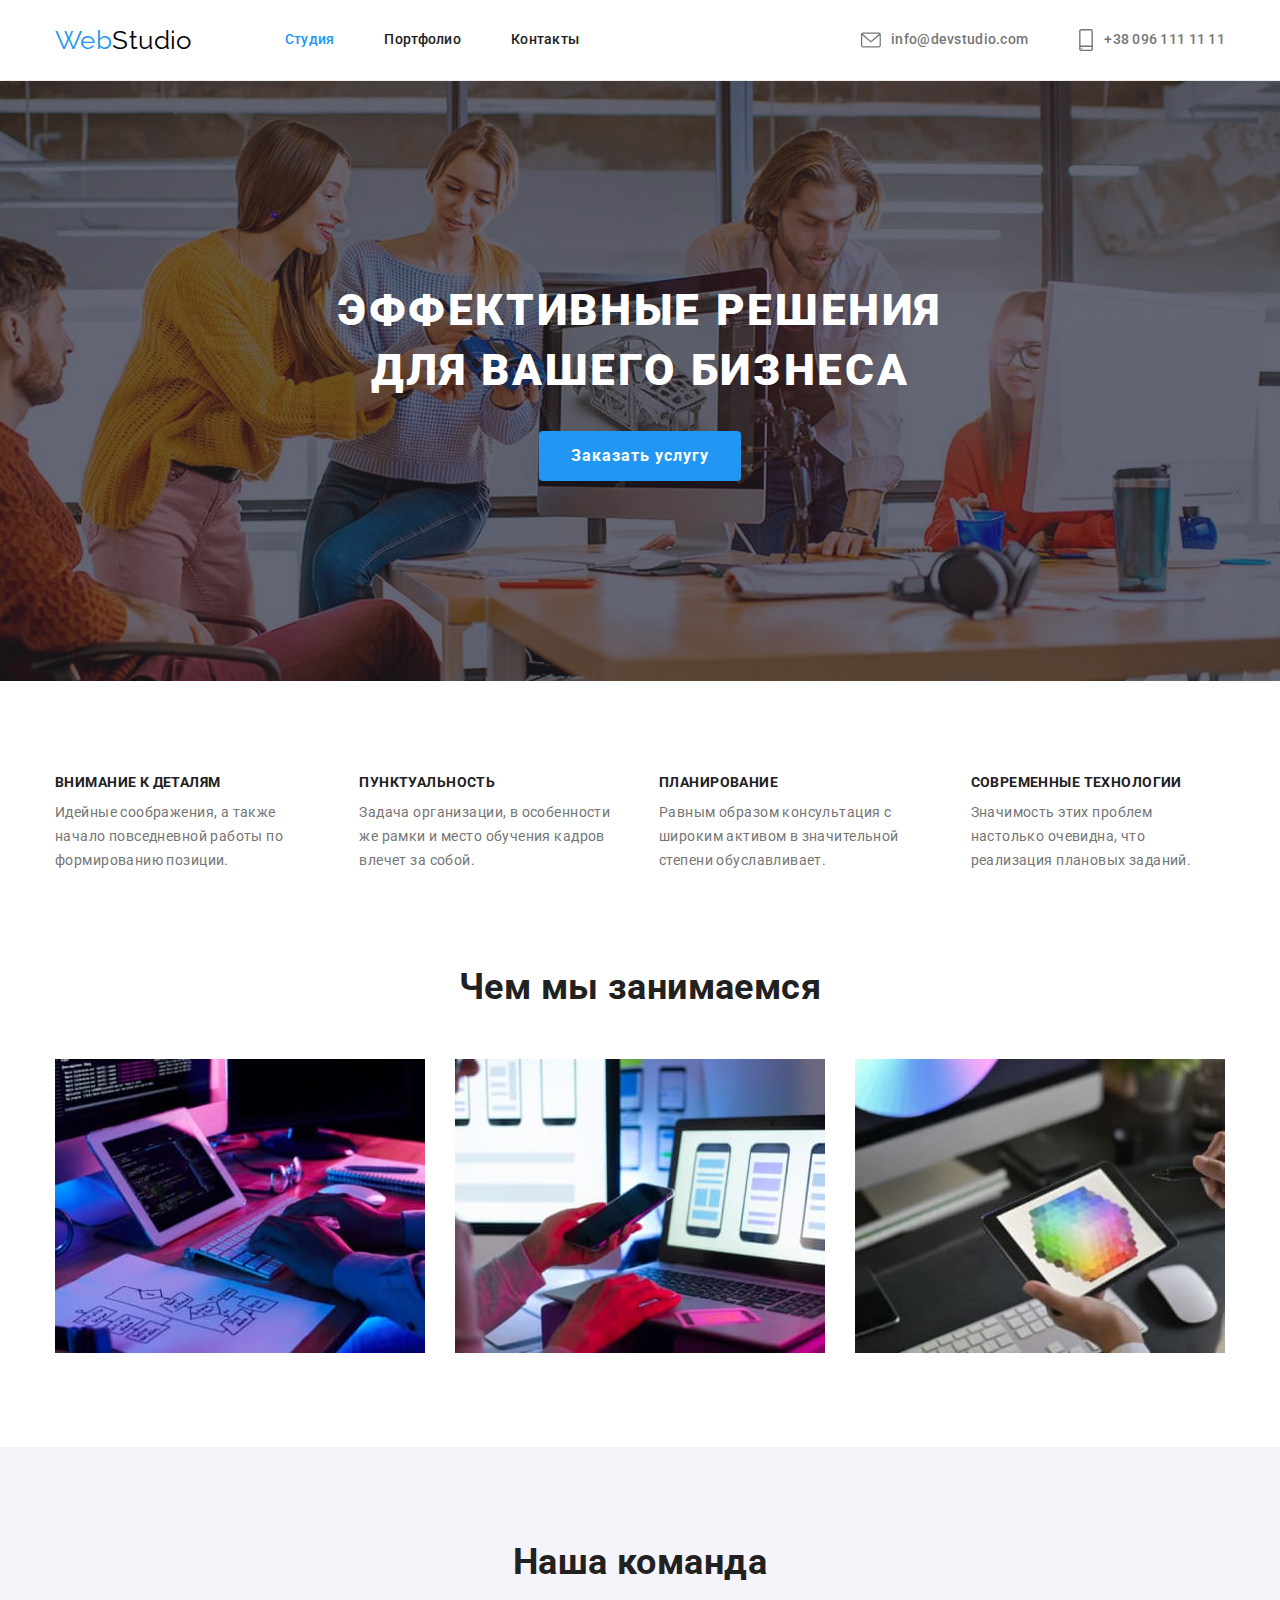
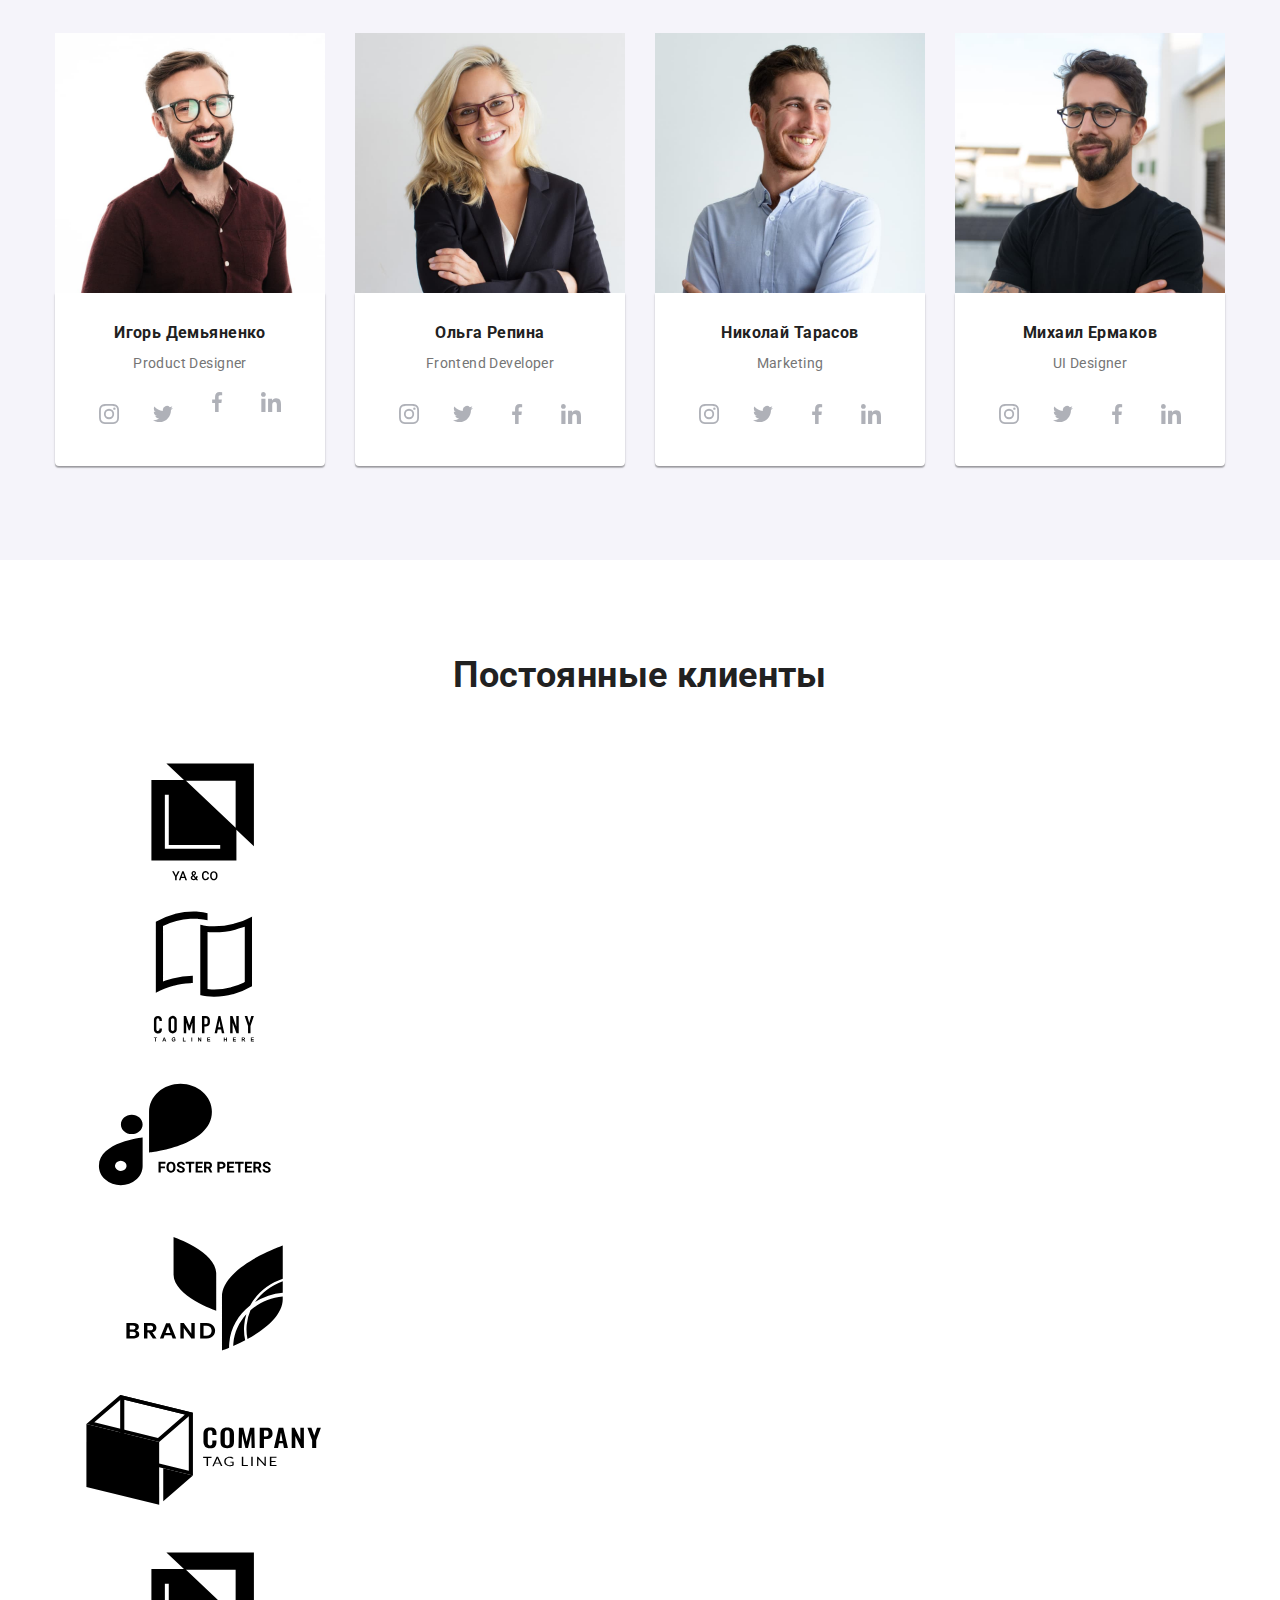
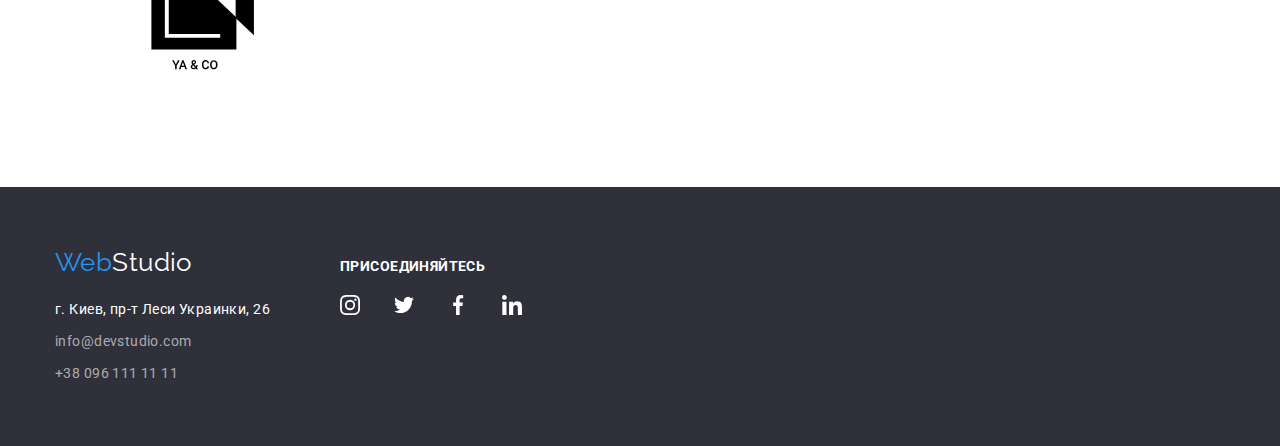
<file: index.html>
<!DOCTYPE html>
<html lang="ru">
  <head>
    <meta charset="UTF-8" />
    <meta http-equiv="X-UA-Compatible" content="IE=edge" />
    <meta name="viewport" content="width=device-width, initial-scale=1.0" />
    <title>Студия</title>
    <link rel="preconnect" href="https://fonts.googleapis.com" />
    <link rel="preconnect" href="https://fonts.gstatic.com" crossorigin />
    <link
      href="https://fonts.googleapis.com/css2?family=Raleway:wght@700&family=Roboto:wght@400;500;700;900&display=swap"
      rel="stylesheet"
    />
    <link
      rel="stylesheet"
      href="https://cdnjs.cloudflare.com/ajax/libs/modern-normalize/1.1.0/modern-normalize.css"
    />
    <link rel="stylesheet" href="./css/styles.css" />
  </head>
  <body>
    <!-- Шапка сайта -->
    <header class="page-header">
      <div class="container header-container">
        <nav class="header-nav">
          <a href="./index.html" class="logo link"
            >Web<span class="logo-part">Studio</span></a
          >
          <ul class="site-nav list">
            <li class="item"><a href="" class="link current">Студия</a></li>
            <li class="item">
              <a href="./portfolio.html" class="link">Портфолио</a>
            </li>
            <li class="item"><a href="" class="link">Контакты</a></li>
          </ul>
        </nav>
        <ul class="contact-nav list">
          <li class="item icon-item-header">
            <a href="mailto:info@devstudio.com" class="link">
              <svg class="icon-header" width="20" height="16">
                <use href="./images/sprite.svg#icon-envelope"></use>
              </svg>
              info@devstudio.com
            </a>
          </li>
          <li class="item icon-item-header">
            <a href="tel:+380961111111" class="link">
              <svg class="icon-header" width="16" height="22">
                <use href="./images/sprite.svg#icon-smartphone"></use>
              </svg>
              +38 096 111 11 11</a
            >
          </li>
        </ul>
      </div>
    </header>

    <main>
      <!-- Представление - hero -->
      <section class="hero">
        <div class="overlay">
          <h1 class="hero-title">
            Эффективные решения <br />для вашего бизнеса
          </h1>
          <button type="button" class="button primary">Заказать услугу</button>
        </div>
      </section>

      <!-- Особенности - feature -->
      <section class="section">
        <div class="container">
          <h2 class="section-title visually-hidden">Особенности</h2>
          <ul class="list feature-list">
            <li class="feature-item icon-antenna">
              <h3 class="title">Внимание к деталям</h3>
              <p>
                Идейные соображения, а также начало повседневной работы по
                формированию позиции.
              </p>
            </li>
            <li class="feature-item icon-clock">
              <h3 class="title">Пунктуальность</h3>
              <p>
                Задача организации, в особенности же рамки и место обучения
                кадров влечет за собой.
              </p>
            </li>
            <li class="feature-item icon-diagram">
              <h3 class="title">Планирование</h3>
              <p>
                Равным образом консультация с широким активом в значительной
                степени обуславливает.
              </p>
            </li>
            <li class="feature-item icon-astronaut">
              <h3 class="title">Современные технологии</h3>
              <p>
                Значимость этих проблем настолько очевидна, что реализация
                плановых заданий.
              </p>
            </li>
          </ul>
        </div>
      </section>

      <!-- Чем мы занимаемся -->
      <section class="section work-section">
        <div class="container">
          <h2 class="section-title">Чем мы занимаемся</h2>
          <ul class="list work-list">
            <li class="work-item">
              <img
                src="./images/do1.jpg"
                alt="десктопные приложения"
                width="370"
              />
            </li>
            <li class="work-item">
              <img
                src="./images/do2.jpg"
                alt="мобильные приложения"
                width="370"
              />
            </li>
            <li class="work-item">
              <img
                src="./images/do3.jpg"
                alt="дизайнерские решения"
                width="370"
              />
            </li>
          </ul>
        </div>
      </section>

      <!-- Наша команда -->
      <section class="section team-section">
        <div class="container">
          <h2 class="section-title">Наша команда</h2>
          <ul class="list team-list">
            <li class="team-item">
              <img
                src="./images/team1.jpg"
                alt="фото Игоря Демьяненко"
                width="270"
              />
              <div class="team-box">
                <h3 class="title">Игорь Демьяненко</h3>
                <p lang="en">Product Designer</p>
                <ul class="icon-list-team">
                  <li class="icon-item-team">
                    <a href="/" class="link icon-link-footer">
                      <svg class="icon-team">
                        <use href="./images/sprite.svg#icon-instagram"></use>
                      </svg>
                    </a>
                  </li>
                  <li class="icon-item-team">
                    <a href="/" class="link icon-link-footer">
                      <svg class="icon-team">
                        <use href="./images/sprite.svg#icon-twitter"></use>
                      </svg>
                    </a>
                  </li>
                  <li class="icon-item-team">
                    <a href="/" class="link icon-link">
                      <svg class="icon-team">
                        <use href="./images/sprite.svg#icon-facebook"></use>
                      </svg>
                    </a>
                  </li>
                  <li class="icon-item-team">
                    <a href="/" class="link icon-link">
                      <svg class="icon-team">
                        <use href="./images/sprite.svg#icon-linkedin"></use>
                      </svg>
                    </a>
                  </li>
                </ul>
              </div>
            </li>
            <li class="team-item">
              <img
                src="./images/team2.jpg"
                alt="фото Ольги Репиной"
                width="270"
              />
              <div class="team-box">
                <h3 class="title">Ольга Репина</h3>
                <p lang="en">Frontend Developer</p>
                <ul class="icon-list-team">
                  <li class="icon-item-team">
                    <a href="/" class="link icon-link-footer">
                      <svg class="icon-team">
                        <use href="./images/sprite.svg#icon-instagram"></use>
                      </svg>
                    </a>
                  </li>
                  <li class="icon-item-team">
                    <a href="/" class="link icon-link-footer">
                      <svg class="icon-team">
                        <use href="./images/sprite.svg#icon-twitter"></use>
                      </svg>
                    </a>
                  </li>
                  <li class="icon-item-team">
                    <a href="/" class="link icon-link-footer">
                      <svg class="icon-team">
                        <use href="./images/sprite.svg#icon-facebook"></use>
                      </svg>
                    </a>
                  </li>
                  <li class="icon-item-team">
                    <a href="/" class="link icon-link-footer">
                      <svg class="icon-team">
                        <use href="./images/sprite.svg#icon-linkedin"></use>
                      </svg>
                    </a>
                  </li>
                </ul>
              </div>
            </li>
            <li class="team-item">
              <img
                src="./images/team3.jpg"
                alt="фото Николая Тарасова"
                width="270"
              />
              <div class="team-box">
                <h3 class="title">Николай Тарасов</h3>
                <p lang="en">Marketing</p>
                <ul class="icon-list-team">
                  <li class="icon-item-team">
                    <a href="/" class="link icon-link-footer">
                      <svg class="icon-team">
                        <use href="./images/sprite.svg#icon-instagram"></use>
                      </svg>
                    </a>
                  </li>
                  <li class="icon-item-team">
                    <a href="/" class="link icon-link-footer">
                      <svg class="icon-team">
                        <use href="./images/sprite.svg#icon-twitter"></use>
                      </svg>
                    </a>
                  </li>
                  <li class="icon-item-team">
                    <a href="/" class="link icon-link-footer">
                      <svg class="icon-team">
                        <use href="./images/sprite.svg#icon-facebook"></use>
                      </svg>
                    </a>
                  </li>
                  <li class="icon-item-team">
                    <a href="/" class="link icon-link-footer">
                      <svg class="icon-team">
                        <use href="./images/sprite.svg#icon-linkedin"></use>
                      </svg>
                    </a>
                  </li>
                </ul>
              </div>
            </li>
            <li class="team-item">
              <img
                src="./images/team4.jpg"
                alt="фото Михаила Ермакова"
                width="270"
              />
              <div class="team-box">
                <h3 class="title">Михаил Ермаков</h3>
                <p lang="en">UI Designer</p>
                <ul class="icon-list-team">
                  <li class="icon-item-team">
                    <a href="/" class="link icon-link-footer">
                      <svg class="icon-team">
                        <use href="./images/sprite.svg#icon-instagram"></use>
                      </svg>
                    </a>
                  </li>
                  <li class="icon-item-team">
                    <a href="/" class="link icon-link-footer">
                      <svg class="icon-team">
                        <use href="./images/sprite.svg#icon-twitter"></use>
                      </svg>
                    </a>
                  </li>
                  <li class="icon-item-team">
                    <a href="/" class="link icon-link-footer">
                      <svg class="icon-team">
                        <use href="./images/sprite.svg#icon-facebook"></use>
                      </svg>
                    </a>
                  </li>
                  <li class="icon-item-team">
                    <a href="/" class="link icon-link-footer">
                      <svg class="icon-team">
                        <use href="./images/sprite.svg#icon-linkedin"></use>
                      </svg>
                    </a>
                  </li>
                </ul>
              </div>
            </li>
          </ul>
        </div>
      </section>

      <!-- Постоянные клиенты -->
      <section class="section">
        <div class="container">
          <h1 class="section-title">Постоянные клиенты</h1>
          <ul class="icon-list-client">
            <li class="icon-item-client">
              <a width="106" height="60" href="/">
                <svg class="icon-client">
                  <use href="./images/sprite.svg#icon-logo1"></use>
                </svg>
              </a>
            </li>
            <li class="icon-item-client">
              <a width="106" height="60" href="/">
                <svg class="icon-client">
                  <use href="./images/sprite.svg#icon-logo2"></use>
                </svg>
              </a>
            </li>
            <li class="icon-item-client">
              <a width="106" height="60" href="/">
                <svg class="icon-client">
                  <use href="./images/sprite.svg#icon-logo3"></use>
                </svg>
              </a>
            </li>
            <li class="icon-item-client">
              <a width="106" height="60" href="/">
                <svg class="icon-client">
                  <use href="./images/sprite.svg#icon-logo4"></use>
                </svg>
              </a>
            </li>
            <li class="icon-item-client">
              <a width="106" height="60" href="/">
                <svg class="icon-client">
                  <use href="./images/sprite.svg#icon-logo5"></use>
                </svg>
              </a>
            </li>
            <li class="icon-item-client">
              <a width="106" height="60" href="/">
                <svg class="icon-client">
                  <use href="./images/sprite.svg#icon-logo6"></use>
                </svg>
              </a>
            </li>
          </ul>
        </div>
      </section>
    </main>

    <!-- подвал -->
    <footer class="page-footer">
      <div class="container container-footer">
        <div>
          <a href="/" class="logo link footer-logo"
            >Web<span class="logo-part">Studio</span></a
          >
          <address>
            <ul class="adress-list list">
              <li class="adress-item">
                <a href="" class="adress link"
                  >г. Киев, пр-т Леси Украинки, 26</a
                >
              </li>
              <li class="adress-item">
                <a href="mailto:info@devstudio.com" class="link mail-tel"
                  >info@devstudio.com</a
                >
              </li>
              <li class="adress-item">
                <a href="tel:+380961111111" class="link mail-tel"
                  >+38 096 111 11 11</a
                >
              </li>
            </ul>
          </address>
        </div>

        <div class="icon-container">
          <p>присоединяйтесь</p>
          <ul class="list icon-list-footer">
            <li class="icon-item-footer">
              <a href="/" class="link">
                <svg class="icon-footer">
                  <use href="./images/sprite.svg#icon-instagram"></use>
                </svg>
              </a>
            </li>
            <li class="icon-item-footer">
              <a href="/" class="link">
                <svg class="icon-footer">
                  <use href="./images/sprite.svg#icon-twitter"></use>
                </svg>
              </a>
            </li>
            <li class="icon-item-footer">
              <a href="/" class="link">
                <svg class="icon-footer">
                  <use href="./images/sprite.svg#icon-facebook"></use>
                </svg>
              </a>
            </li>
            <li class="icon-item-footer">
              <a href="/" class="link">
                <svg class="icon-footer">
                  <use href="./images/sprite.svg#icon-linkedin"></use>
                </svg>
              </a>
            </li>
          </ul>
        </div>
      </div>
    </footer>
  </body>
</html>
</file>
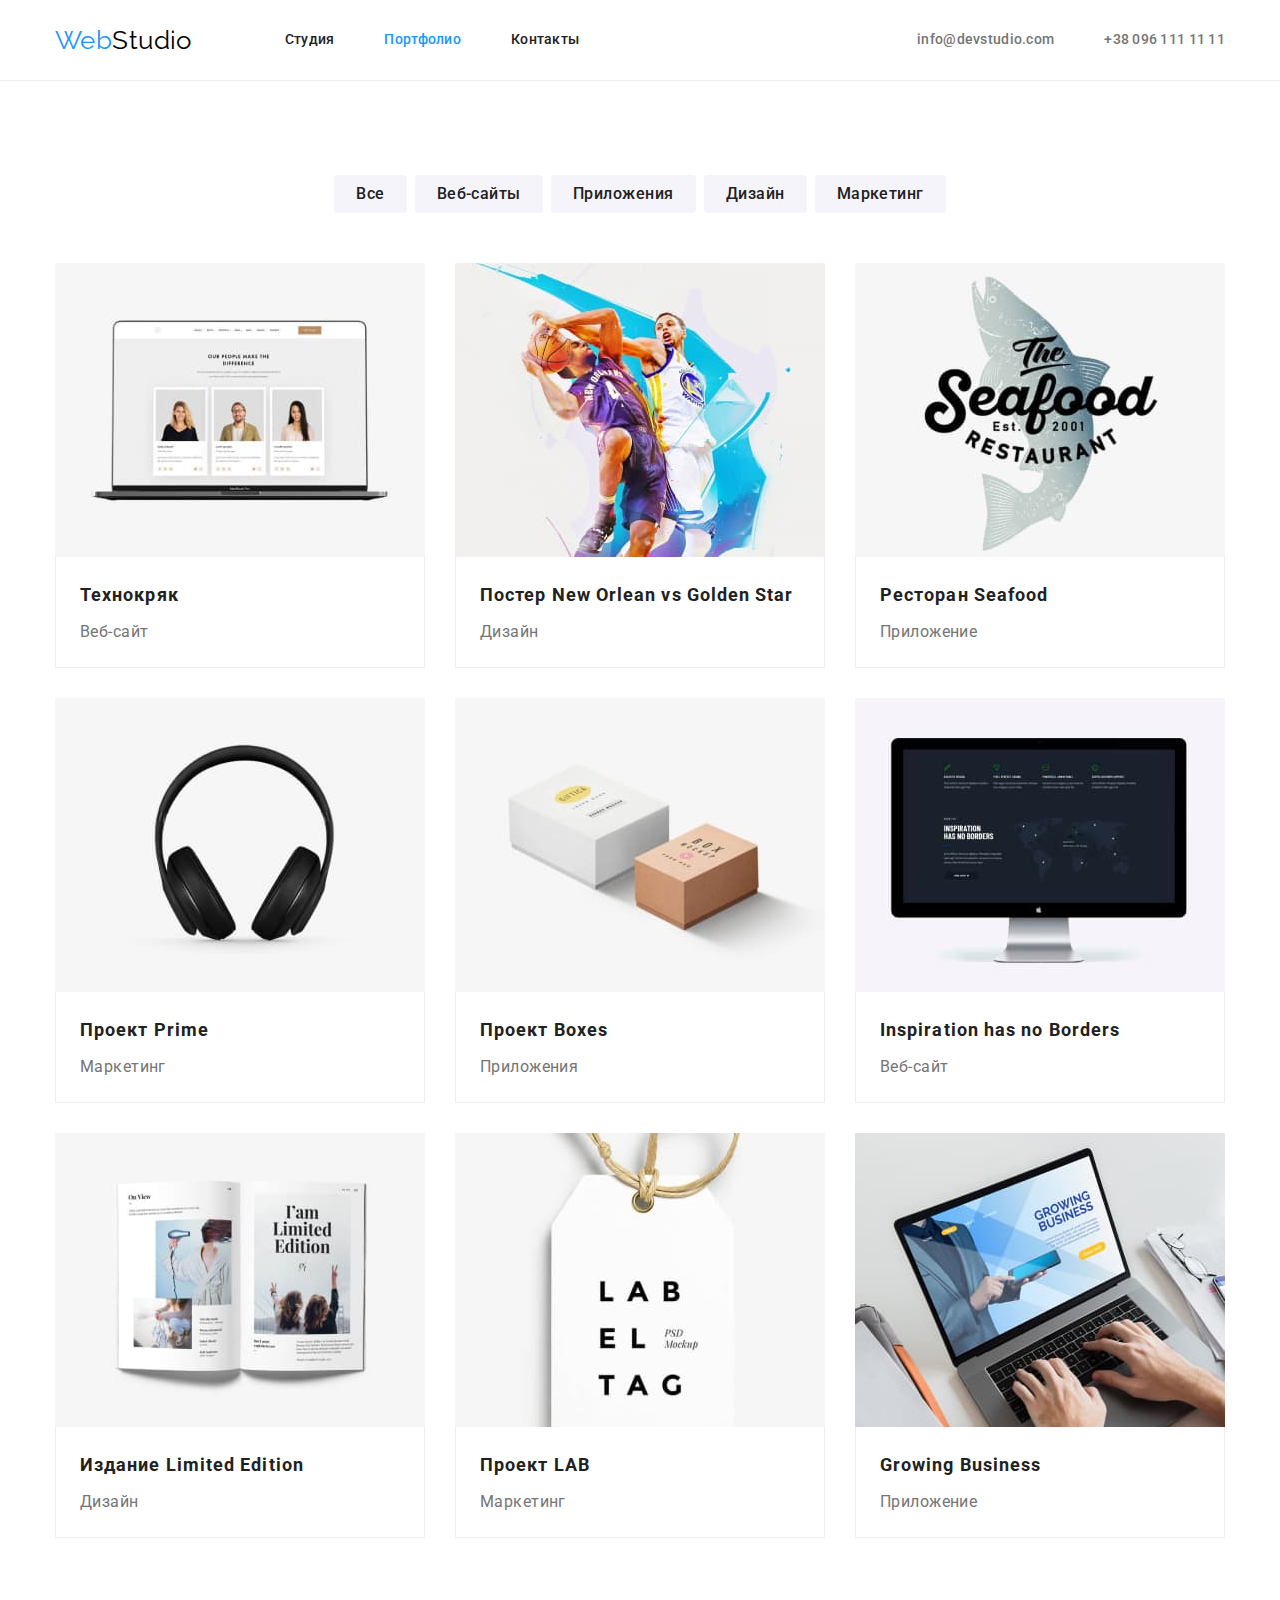
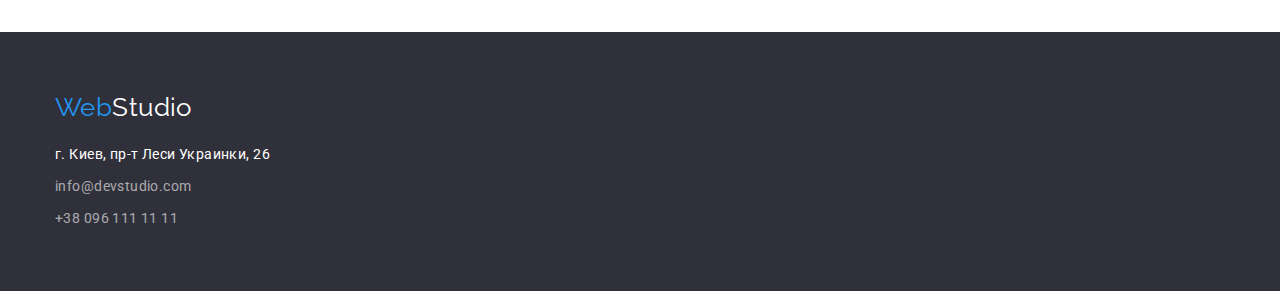
<file: portfolio.html>
<!DOCTYPE html>
<html lang="ru">
  <head>
    <meta charset="UTF-8" />
    <meta http-equiv="X-UA-Compatible" content="IE=edge" />
    <meta name="viewport" content="width=device-width, initial-scale=1.0" />
    <title>Портфолио</title>
    <link rel="preconnect" href="https://fonts.googleapis.com" />
    <link rel="preconnect" href="https://fonts.gstatic.com" crossorigin />
    <link
      href="https://fonts.googleapis.com/css2?family=Raleway:wght@700&family=Roboto:wght@400;500;700;900&display=swap"
      rel="stylesheet"
    />
    <link
      rel="stylesheet"
      href="https://cdnjs.cloudflare.com/ajax/libs/modern-normalize/1.1.0/modern-normalize.css"
    />
    <link rel="stylesheet" href="./css/styles.css" />
  </head>
  <body>
    <!-- Шапка сайта -->
    <header class="page-header">
      <div class="container header-container">
        <nav class="header-nav">
          <a href="./index.html" class="logo link"
            >Web<span class="logo-part">Studio</span></a
          >
          <ul class="site-nav list">
            <li class="item"><a href="" class="link">Студия</a></li>
            <li class="item">
              <a href="./portfolio.html" class="link current">Портфолио</a>
            </li>
            <li class="item"><a href="" class="link">Контакты</a></li>
          </ul>
        </nav>
        <ul class="contact-nav list">
          <li class="item">
            <a href="mailto:info@devstudio.com" class="link"
              >info@devstudio.com</a
            >
          </li>
          <li class="item">
            <a href="tel:+380961111111" class="link">+38 096 111 11 11</a>
          </li>
        </ul>
      </div>
    </header>

    <main>
      <section class="section">
        <div class="container">
          <h1 class="filter-title visually-hidden">Примеры проектов веб-студии</h1>
          <ul class="filter-list list">
            <li class="filter-item">
              <button type="button" class="button secondary">Все</button>
            </li>
            <li class="filter-item">
              <button type="button" class="button secondary">Веб-сайты</button>
            </li>
            <li class="filter-item">
              <button type="button" class="button secondary">Приложения</button>
            </li>
            <li class="filter-item">
              <button type="button" class="button secondary">Дизайн</button>
            </li>
            <li class="filter-item">
              <button type="button" class="button secondary">Маркетинг</button>
            </li>
          </ul>

          <ul class="examples-list list">
            <li class="examples-item">
              <a href="/">
                <img
                  src="./images/tehnokrak.jpg"
                  alt="фото первой страницы сайта"
                  width="370"
                />
                <div class="examples-box">
                  <h2 class="examples-title">Технокряк</h2>
                  <p class="examples-text">Веб-сайт</p>
                </div>
              </a>
            </li>
            <li class="examples-item">
              <a href="/">
                <img
                  src="./images/poster.jpg"
                  alt="фото двух баскетболистов"
                  width="370"
                />
                <div class="examples-box">
                  <h2 class="examples-title">
                    Постер <span lang="en">New Orlean vs Golden Star</span>
                  </h2>
                  <p class="examples-text">Дизайн</p>
                </div>
              </a>
            </li>
            <li class="examples-item">
              <a href="/">
                <img
                  src="./images/restoran.jpg"
                  alt="фото логотипа ресторана"
                  width="370"
                />
                <div class="examples-box">
                  <h2 class="examples-title">Ресторан Seafood</h2>
                  <p class="examples-text">Приложение</p>
                </div>
              </a>
            </li>
            <li class="examples-item">
              <a href="/">
                <img
                  src="./images/pr-prime.jpg"
                  alt="фото наушников"
                  width="370"
                />
                <div class="examples-box">
                  <h2 class="examples-title">
                    Проект <span lang="en">Prime</span>
                  </h2>
                  <p class="examples-text">Маркетинг</p>
                </div>
              </a>
            </li>
            <li class="examples-item">
              <a href="/">
                <img
                  src="./images/pr-boxes.jpg"
                  alt="фото двух коробок"
                  width="370"
                />
                <div class="examples-box">
                  <h2 class="examples-title">Проект Boxes</h2>
                  <p class="examples-text">Приложения</p>
                </div>
              </a>
            </li>
            <li class="examples-item">
              <a href="/">
                <img
                  src="./images/inspiration.jpg"
                  alt="фото монитора"
                  width="370"
                />
                <div class="examples-box">
                  <h2 class="examples-title">Inspiration has no Borders</h2>
                  <p class="examples-text">Веб-сайт</p>
                </div>
              </a>
            </li>
            <li class="examples-item">
              <a href="/">
                <img
                  src="./images/magazin.jpg"
                  alt="фото раскрытой книги"
                  width="370"
                />
                <div class="examples-box">
                  <h2 class="examples-title">Издание Limited Edition</h2>
                  <p class="examples-text">Дизайн</p>
                </div>
              </a>
            </li>
            <li class="examples-item">
              <a href="/">
                <img
                  src="./images/pr-lab.jpg"
                  alt="фото логотипа"
                  width="370"
                />
                <div class="examples-box">
                  <h2 class="examples-title">Проект LAB</h2>
                  <p class="examples-text">Маркетинг</p>
                </div>
              </a>
            </li>
            <li class="examples-item">
              <a href="/">
                <img src="./images/growing.jpg" alt="фото laptop" width="370" />
                <div class="examples-box">
                  <h2 class="examples-title">Growing Business</h2>
                  <p class="examples-text">Приложение</p>
                </div>
              </a>
            </li>
          </ul>
        </div>
      </section>
    </main>

    <!-- подвал -->
    <footer class="page-footer">
      <div class="container">
        <a href="/" class="logo link footer-logo"
          >Web<span class="logo-part">Studio</span></a
        >
        <address>
          <ul class="adress-list list">
            <li class="adress-item">
              <a href="" class="adress link">г. Киев, пр-т Леси Украинки, 26</a>
            </li>
            <li class="adress-item">
              <a href="mailto:info@devstudio.com" class="link mail-tel"
                >info@devstudio.com</a
              >
            </li>
            <li class="adress-item">
              <a href="tel:+380961111111" class="link mail-tel"
                >+38 096 111 11 11</a
              >
            </li>
          </ul>
        </address>
      </div>
    </footer>
  </body>
</html>
</file>
<file: css/styles.css>
/* палитра
основной цвет текста #757575;
заголовки #212121;
белый #FFFFFF;
акцент #2196F3;
 */
/* основной цвет фона FFFFFF
 вторичный цвет фона серый #F5F4FA
 темный #2F303A */
/* css var */
:root {
  --primery-text-color: #757575;
  --title-text-color: #212121;
  --acсent-text-color: #2196f3;
  --white-text-color: #ffffff;
  --contact-text-color: rgba(255, 255, 255, 0.6);
  --primary-background-color: #2196f3;
  --acсent-background-color: #188ce8;
  --secondary-background-color: #f5f4fa;
  --section-background-color: #2f303a;
  --border-color: #eeeeee;
}

body {
  background-color: FFFFFF;
  color: var(--primery-text-color);
  font-family: Roboto, sans-serif;
  font-size: 14px;
  line-height: 1.71;
  letter-spacing: 0.03em;
}
.logo {
  color: #2196f3;
  font-family: Raleway, arial;
  font-size: 26px;
  line-height: 1.19;
}
.page-header .logo-part {
  color: black;
}

.page-footer .logo-part {
  color: #ffffff;
}
.list {
  list-style: none;
}
a {
  text-decoration: none;
}
address {
  font-style: normal;
}
.container {
  width: 1200px;
  padding-left: 15px;
  padding-right: 15px;
  margin-left: auto;
  margin-right: auto;
  /* outline: 2px solid tomato; */
}
h1,
h2,
h3,
ul,
p {
  margin: 0;
  padding: 0;
}
ul{
  list-style: none;
}
img {
  display: block;
  max-width: 100%;
  height: auto;
}
.visually-hidden {
  position: absolute;
  width: 1px;
  height: 1px;
  margin: -1px;
  border: 0;
  padding: 0;

  white-space: nowrap;
  clip-path: inset(100%);
  clip: rect(0 0 0 0);
  overflow: hidden;
}
.title {
  color: var(--title-text-color);
}

/* ------section color------- */
/* .page-header{background-color: yellow;}
.hero{background-color: coral;}
.feature-list{background-color: darkgoldenrod;}
.work-list{background-color: darkorchid;} */

/* ----------------------header -----------------------*/
.page-header {
  border-bottom: 1px solid #ececec;
}

.header-container {
  display: flex;
  align-items: center;
}
.header-nav {
  display: flex;
  align-items: center;
}
.site-nav {
  display: flex;
  margin-left: 93px;
}
.icon-item-header {
  display: flex;
  align-items: center;
}

.icon-header {
  fill: currentColor;
}
/* если цвет иконки  currentColor, как у родятеля (как у ссылки), то цвет при ховере тоже наследуется*/
.contact-nav .link:hover,
.contact-nav .link:focus {
  color: var(--acсent-text-color);
}
/* .icon-envelope::before{
  content: '';
  height: 12px;
  width: 16px;
  margin-right: 10px;
  background-image: url(../images/envelope.svg);  
 }
 .icon-phone::before{
  content: '';
  height: 12px;
  margin-right: 10px;
  background-image: url(../images/smartphone.svg);  
  width: 10px;
  background-size: contain;
  background-repeat: no-repeat;
 } */

.site-nav .item:not(:last-child) {
  margin-right: 50px;
}
.contact-nav .item:not(:last-child) {
  margin-right: 50px;
}

/* .site-nav .item:last-child{
     margin-right: 0;
 } */

.site-nav .link {
  display: block;
  padding-top: 32px;
  padding-bottom: 32px;
  color: var(--title-text-color);
  font-weight: 500;
  font-size: 14px;
  line-height: 1.14;
  letter-spacing: 0.02em;
}
.site-nav .link.current {
  color: var(--acсent-text-color);
}
.site-nav .link:focus,
.site-nav .link:hover {
  color: var(--acсent-text-color);
}
.contact-nav .link {
  color: var(--primery-text-color);
  font-weight: 500;
  font-size: 14px;
  line-height: 1.14;
  letter-spacing: 0.02em;
}

.contact-nav {
  display: flex;
  margin-left: auto;
}
header svg {
  margin-right: 10px;
}
.icon-item-header .link {
  display: flex;
  align-items: center;
}

/* hero */
.hero {
  text-align: center;
  background-color: var(--section-background-color);
}
.hero-title {
  margin-bottom: 30px;
  color: var(--white-text-color);
  font-weight: 900;
  font-size: 44px;
  line-height: 1.36;
  /* text-align: center; */
  letter-spacing: 0.06em;
  text-transform: uppercase;
}
.overlay {
  max-width: 1600px;
  margin-left: auto;
  margin-right: auto;
  padding-top: 200px;
  padding-bottom: 200px;
  background-image: linear-gradient(
      rgba(47, 48, 58, 0.4),
      rgba(47, 48, 58, 0.4)
    ),
    url(../images/fon-min.jpg);
  background-repeat: no-repeat;
  background-size: cover;
  background-position: center;
}
/* section общее*/
.section-title {
  margin-bottom: 50px;
  color: var(--title-text-color);
  font-weight: 700;
  font-size: 36px;
  line-height: 1.17;
  text-align: center;
}
.section {
  padding-top: 94px;
  padding-bottom: 94px;
}

/* feature */

.feature-list {
  display: flex;
  /* justify-content: space-between; */
}
.feature-item {
  width: calc((100%-90px) / 4);
  margin-right: 30px;
}
.feature-item:nth-child(4n) {
  margin-right: 0;
}
.feature-icon-box{
  display: flex;
  align-items: center;
  justify-content: center;
  margin-bottom: 30px;
  width: 270px;
  height: 120px;
  background: #F5F4FA;
  border-radius: 4px; 
}
.feature-icon{
  width: 70px;
  height: 70px;
}
/* .feature-item::before {
  display: block;
  content: '';
  height: 120px;
  margin-bottom: 30px;
  background-repeat: no-repeat;
  background-size: 70px;
  background-position: center;
  background-color: var(--secondary-background-color);
}
.icon-antenna::before {
  background-image: url(../images/antenna.svg);
}
.icon-clock::before {
  background-image: url(../images/clock.svg);
}
.icon-diagram::before {
  background-image: url(../images/diagram.svg);
}
.icon-astronaut::before {
  background-image: url(../images/astronaut.svg);
} */
.feature-list .title {
  margin-bottom: 10px;
  font-size: 14px;
  line-height: 1.14;
  text-transform: uppercase;
}

/* Examples */
.work-section {
  padding-top: 0;
}
.work-list {
  display: flex;
  /* justify-content: space-between; */
}
.work-item {
  margin-right: 30px;
}
.work-item:last-child {
  margin-right: 0;
}

/* -----------------------------------------team ------------------*/
.team-section {
  background-color: var(--secondary-background-color);
}
.team-list .title {
  margin-bottom: 10px;
  font-size: 16px;
  line-height: 1.19;
}
.team-list {
  display: flex;
  /* justify-content: space-between; */
}
.team-item {
  margin-right: 30px;
}
.team-item:last-child {
  margin-right: 0;
}
/* ---------div под фоткой---------- */

.team-box {
  padding-top: 30px;
  padding-bottom: 30px;
  text-align: center;
  background-color: #fff;
  box-shadow: 0px 1px 3px rgba(0, 0, 0, 0.12), 0px 1px 1px rgba(0, 0, 0, 0.14),
    0px 2px 1px rgba(0, 0, 0, 0.2);
  border-radius: 0px 0px 4px 4px;
}

/* -----------team icon------------ */

.icon-list-team {
  display: flex;
  justify-content: center;
  margin-top: 16px;
}
.icon-item-team {
  width: 44px;
  height: 44px;
  margin-right: 10px;
}
.icon-item-team:last-child {
  margin-right: 0;
}
.icon-link-team{
  display: flex;
  align-items: center;
  justify-content: center;
  width: 100%;
  height: 100%;
  border-radius: 50%;
}
.icon-link-team:hover,
.icon-link-team:focus {
  background-color: var(--primary-background-color);
}
.icon-team {
  width: 20px;
  height: 20px;
  fill: #afb1b8;
}
.icon-link-team:hover .icon-team,
.icon-link-team:focus .icon-team {
  fill: #ffffff;
}

/* -----------------------Постоянные клиенты ----------------------*/
.client-list {
  display: flex;
}
.client-item {
  width: 170px;
  height: 92px;
  margin-right: 30px;
}
.client-item:last-child {
  margin-right: 0;
}
.client-link{
  display: flex;
  align-items: center;
  justify-content: center;
  width: 100%;
  height: 100%;
  border: 1px solid #AFB1B8;
  border-radius: 5%;
}
.client-link:hover,
.client-link:focus {
  border: 1px solid var(--acсent-text-color);
}
.client-icon {
  width: 106px;
  height: 60px;
  fill: #afb1b8;
}
.client-link:hover .client-icon,
.client-link:focus .client-icon {
  fill: var(--acсent-text-color);
}
/* ----------------------------footer -----------------------*/
.adress {
  color: var(--white-text-color);
}
.mail-tel {
  color: var(--contact-text-color);
}
.adress:hover,
.adress:focus,
.mail-tel:hover,
.mail-tel:focus {
  color: var(--acсent-text-color);
}
.page-footer {
  background-color: var(--section-background-color);
  padding-top: 60px;
  padding-bottom: 60px;
}
.logo-link {
  margin-bottom: 20px;
}
.footer-logo {
  display: block;
  margin-bottom: 20px;
}
.adress-item {
  margin-bottom: 8px;
}
.adress-item:last-child {
  margin-bottom: 0;
}
/* --------------footer icon------------ */

.icon-container {
  margin-left: 70px;
  font-weight: bold;
  line-height: 1.14;
  text-transform: uppercase;
  color: #ffffff;
}
.container-footer {
  display: flex;
  align-items: baseline;
}
.icon-list-footer {
  display: flex;
  justify-content: center;
  margin-top: 20px;
}
.icon-item-footer {
  width: 44px;
  height: 44px;
  margin-right: 10px;
  
}
.icon-item-footer:last-child {
  margin-right: 0;
}
.icon-link-footer {
  display: flex;
  align-items: center;
  justify-content: center;
  width: 100%;
  height: 100%;
  background-color: rgba(255, 255, 255, 0.1);
  border-radius: 50%;
}
.icon-link-footer:hover,
.icon-link-footer:focus {
  background-color: var(--acсent-background-color);
}
.icon-footer {
  width: 20px;
  height: 20px;
  align-items: baseline;
  fill: #ffffff;
}


/* ---------------------------portfolio--------------------- */
.examples-title {
  margin-bottom: 4px;
  color: var(--title-text-color);
  font-size: 18px;
  line-height: 2;
  letter-spacing: 0.06em;
}
.examples-text {
  color: var(--primery-text-color);
  font-size: 16px;
  line-height: 1.87;
}
.filter-list {
  display: flex;
  flex-wrap: wrap;
  justify-content: center;
  margin-bottom: 50px;
}
.filter-item {
  margin-right: 8px;
}
.filter-item:last-child {
  margin-right: 0;
}
.examples-list {
  display: flex;
  flex-wrap: wrap;
}
.examples-item {
  width: 370px;
  /* width: calc((100% - 60px) / 3); */
  margin-right: 30px;
  margin-bottom: 30px;
}
.examples-item:nth-child(3n) {
  margin-right: 0;
}
.examples-item:nth-last-child(-n + 3) {
  margin-bottom: 0;
}
.examples-link{
  display: block;
}
.examples-link:hover,
.examples-link:focus {
  box-shadow: 0px 1px 1px rgba(0, 0, 0, 0.12), 0px 4px 4px rgba(0, 0, 0, 0.06),
    1px 4px 6px rgba(0, 0, 0, 0.16);
}
.examples-box {
  border-right: 1px solid var(--border-color);
  border-bottom: 1px solid var(--border-color);
  border-left: 1px solid var(--border-color);
  padding: 20px 24px;
}

/* button */
.button {
  border-radius: 4px;
  color: var(--title-text-color);
  font-family: inherit;
  cursor: pointer;
  border: none;
  font-family: Roboto, sans-serif;
  font-weight: 500;
  font-size: 16px;
}
/* переопределяет и/или добавляет стили для button */
.button.primary {
  min-width: 200px;
  min-height: 50px;
  padding: 10px 32px;
  color: var(--white-text-color);
  background-color: var(--primary-background-color);
  font-weight: 700;
  line-height: 1.88;
  letter-spacing: 0.06em;
}
.button.primary:hover,
.button.primary:focus {
  background-color: var(--acсent-background-color);
  box-shadow: 0px 4px 4px rgba(0, 0, 0, 0.15);
}
.button.secondary {
  padding: 6px 22px;
  background-color: var(--secondary-background-color);
  line-height: 1.63;
  letter-spacing: 0.03em;
}
.button.secondary:hover,
.button.secondary:focus {
  box-shadow: 0px 3px 1px rgba(0, 0, 0, 0.1), 0px 1px 2px rgba(0, 0, 0, 0.08),
    0px 2px 2px rgba(0, 0, 0, 0.12);
  color: var(--white-text-color);
  background-color: var(--primary-background-color);
}
</file>
